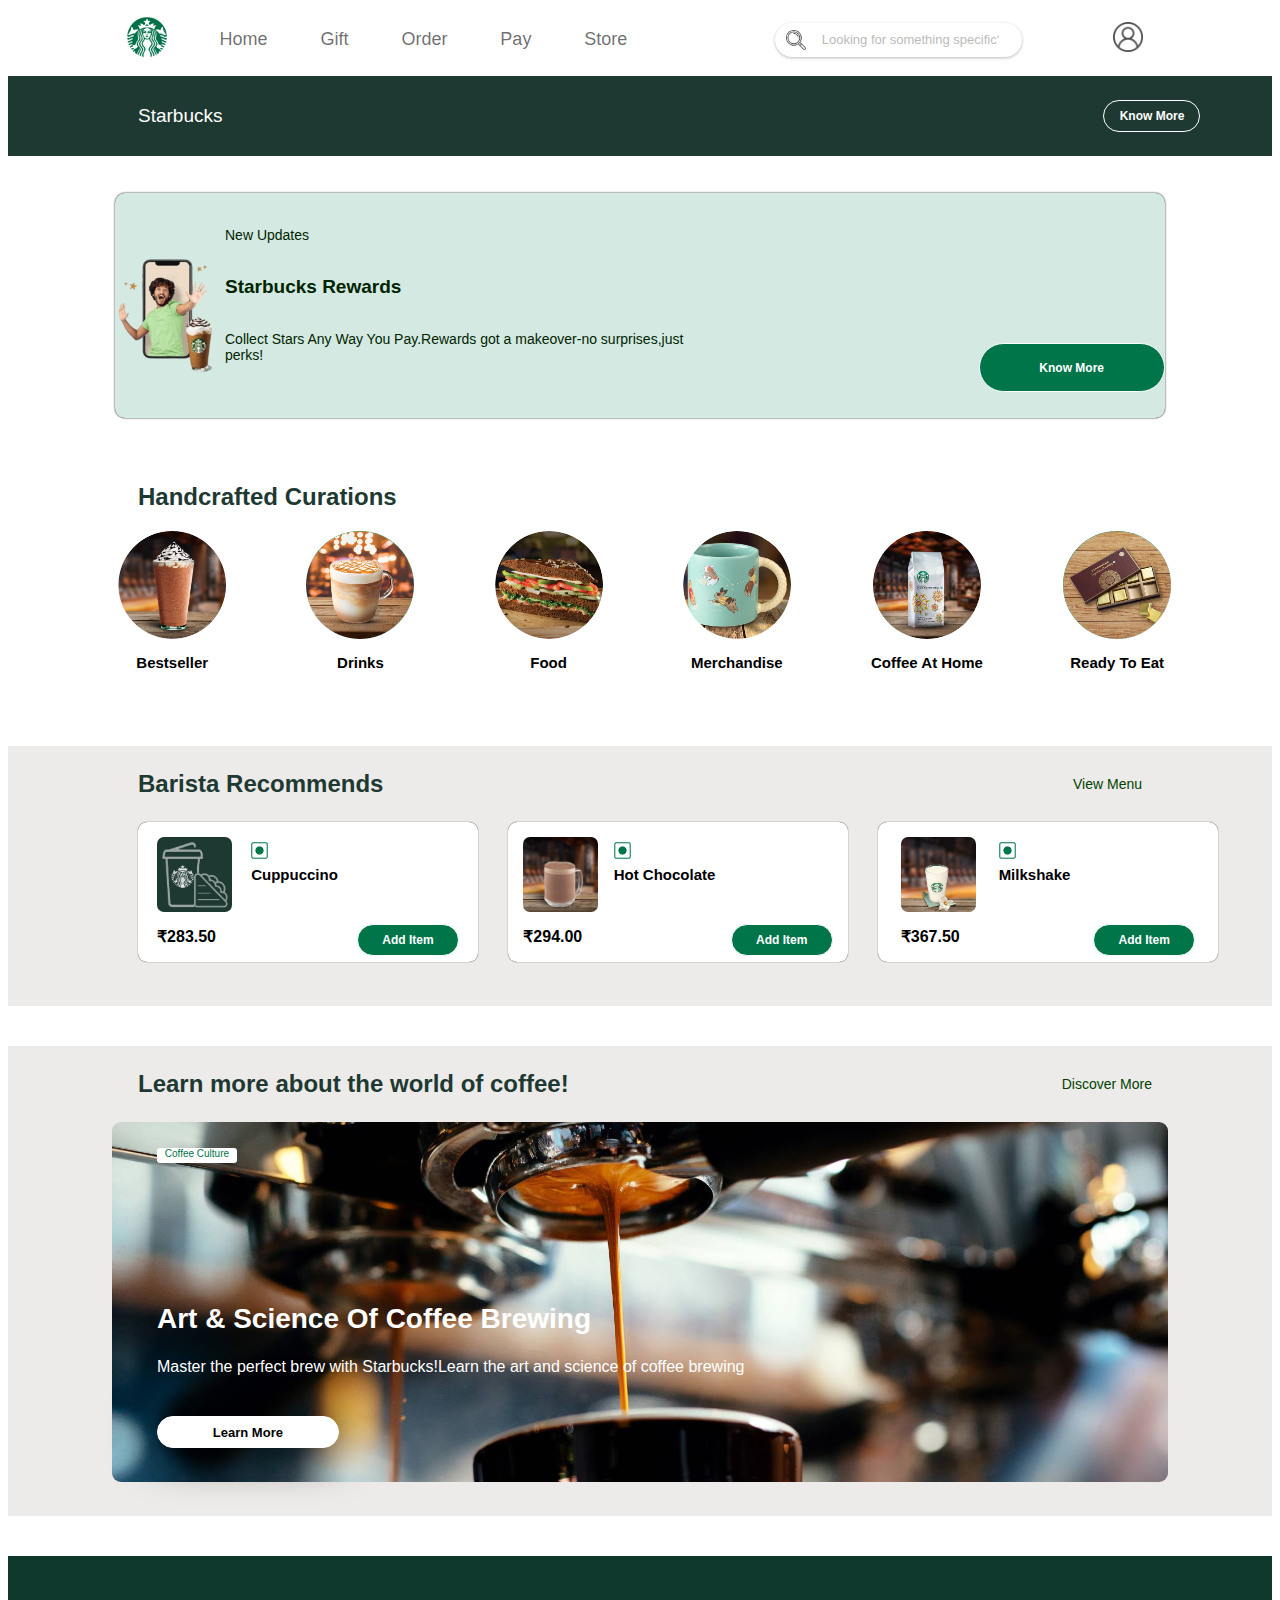
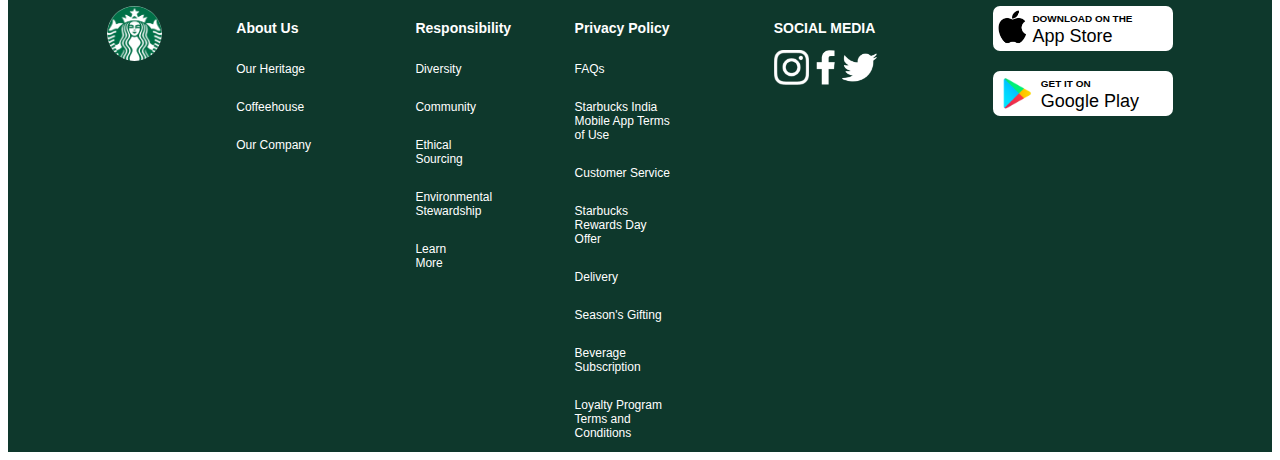
<file: index.html>
<!DOCTYPE html>
<html lang="en">
<head>
    <meta charset="UTF-8">
    <meta name="viewport" content="width=device-width, initial-scale=1.0">
    <title>Document</title>
    <link rel="stylesheet" href="/css/starbucks.css">
    <link href='https://fonts.googleapis.com/css?family=Varela Round' rel='stylesheet'>
</head>
<body>
    <div class="navbar">
        <div class="nav1">
            <a href=""><img src="/images/starbucks.png" alt=""></a>
            <a href="">Home</a>
            <a href="">Gift</a>
            <a href="">Order</a>
            <a href="">Pay</a>
            <a href="">Store</a>
        </div>
        <div class="nav2">    
            <div class="search">
                &nbsp;<img src="/images/search.png" alt="">&nbsp;&nbsp;&nbsp;<input type="text" placeholder="Looking for something specific?">
            </div>
            <a class="user" href=""><img  src="/images/user.png" alt=""></a>
        </div>
    </div>
    <div class="header">
        <div class="str">
            <a href="#">Starbucks</a>
        </div>
        <div class="knw"> 
            <a href="#">Know More</a>
        </div>
    </div>
    <div class="div1">
        <div class="ad">
            <div class="ad1">
                <img src="/images/ad.png" alt="">
            </div>
            <div class="ad2">
                <p class="p1">New Updates</p>
                <p class="p2">Starbucks Rewards</p>
                <p class="p3">Collect Stars Any Way You Pay.Rewards got a makeover-no surprises,just perks!</p>
            </div>
            <div class="ad3">
                <a href="#">Know More</a>
            </div>
        </div>
    </div>
    <h2 class="h2">Handcrafted Curations</h2>
    <div class="div2">
        <div>
            <img src="/images/str1.png" alt=""><p>Bestseller</p>
        </div>
        <div>
            <img src="/images/str2.png" alt=""><p>Drinks</p>
        </div>
        <div>
            <img src="/images/str3.png" alt=""><p>Food</p>
        </div>
        <div>
            <img src="/images/str4.png" alt=""><p>Merchandise</p>
        </div>
        <div>
            <img src="/images/str5.png" alt=""><p>Coffee At Home</p>
        </div>
        <div>
            <img src="/images/str6.png" alt=""><p>Ready To Eat</p>
        </div>
    </div>
    <div class="div3">
        <div class="barista">
            <p>Barista Recommends</p>
            <a href="#">View Menu</a>
        </div>
        <div class="itembox">
            <div class="box a">
                <div class="item1"><img src="/images/box1.png" alt="">₹283.50</div>
                <div class="item2"><img src="/images/veg.png" alt=""><b>Cuppuccino</b></div>
                <div class="item3"><a href="#">Add Item</a></div>
            </div>
            <div class="box b">
                <div class="item1"><img src="/images/box2.png" alt="">₹294.00</div>
                <div class="item2"><img src="/images/veg.png" alt=""><b>Hot Chocolate</b></div>
                <div class="item3"><a href="#">Add Item</a></div>
            </div>
            <div class="box c">
                <div class="item1"><img src="/images/box3.png" alt="">₹367.50</div>
                <div class="item2"><img src="/images/veg.png" alt=""><b>Milkshake</b></div>
                <div class="item3"><a href="#">Add Item</a></div>
            </div>
        </div>
    </div>
    <div class="div4">
        <div class="learn">
            <p>Learn more about the world of coffee!</p>
            <a href="#">Discover More</a>
        </div>
        <div class="coffee_bg">
            <div class="coffee_div"><p>Coffee Culture</p></div>
            <h2>Art & Science Of Coffee Brewing</h2>
            <p>Master the perfect brew with Starbucks!Learn the art and science of coffee brewing</p>
            <div class="coffee_link"><a href="#">Learn More</a></div>
        </div>
    </div>
    <div class="footer">
        <div class="ft1">
            <img src="/images/starbucks.png" alt="">
        </div>
        <div class="ft2">
            <p class="bp">About Us</p>
            <p>Our Heritage</p>
            <p>Coffeehouse</p>
            <p>Our Company</p>
        </div>
        <div class="ft3">
            <p class="bp">Responsibility</p>
            <p>Diversity</p>
            <p>Community</p>
            <p>Ethical Sourcing</p>
            <p>Environmental Stewardship</p>
            <p>Learn More</p>
        </div>
        <div class="ft4">
            <p class="bp">Privacy Policy</p>
            <p>FAQs</p>
            <p>Starbucks India Mobile App Terms of Use</p>
            <p>Customer Service</p>
            <p>Starbucks Rewards Day Offer</p>
            <p>Delivery</p>
            <p>Season's Gifting
            <p>Beverage Subscription</p>
            <p>Loyalty Program Terms and Conditions</p>
            

        </div>
        <div class="ft5">
            <p>SOCIAL MEDIA</p>
            <div class="ftimg">
                <img src="/images/insta.png" alt="">
                <img src="/images/fb.png" alt="">
                <img src="/images/twitt.png" alt="">
            </div>
        </div>
        <div class="ft6">
            <div class="ft6div1">
                <img src="/images/apple.png" alt="">
                <div class="ft6_1">
                    <h5>DOWNLOAD ON THE</h5>
                    <p>App Store</p>
                </div>
            </div>
            <div  class="ft6div2">
                <img src="/images/playstore.png" alt="">
                <div class="ft6_2">
                    <h5>GET IT ON</h5>
                    <p>Google Play</p>
                </div>
            </div>
        </div>
    </div>
</body>
</html>
</file>
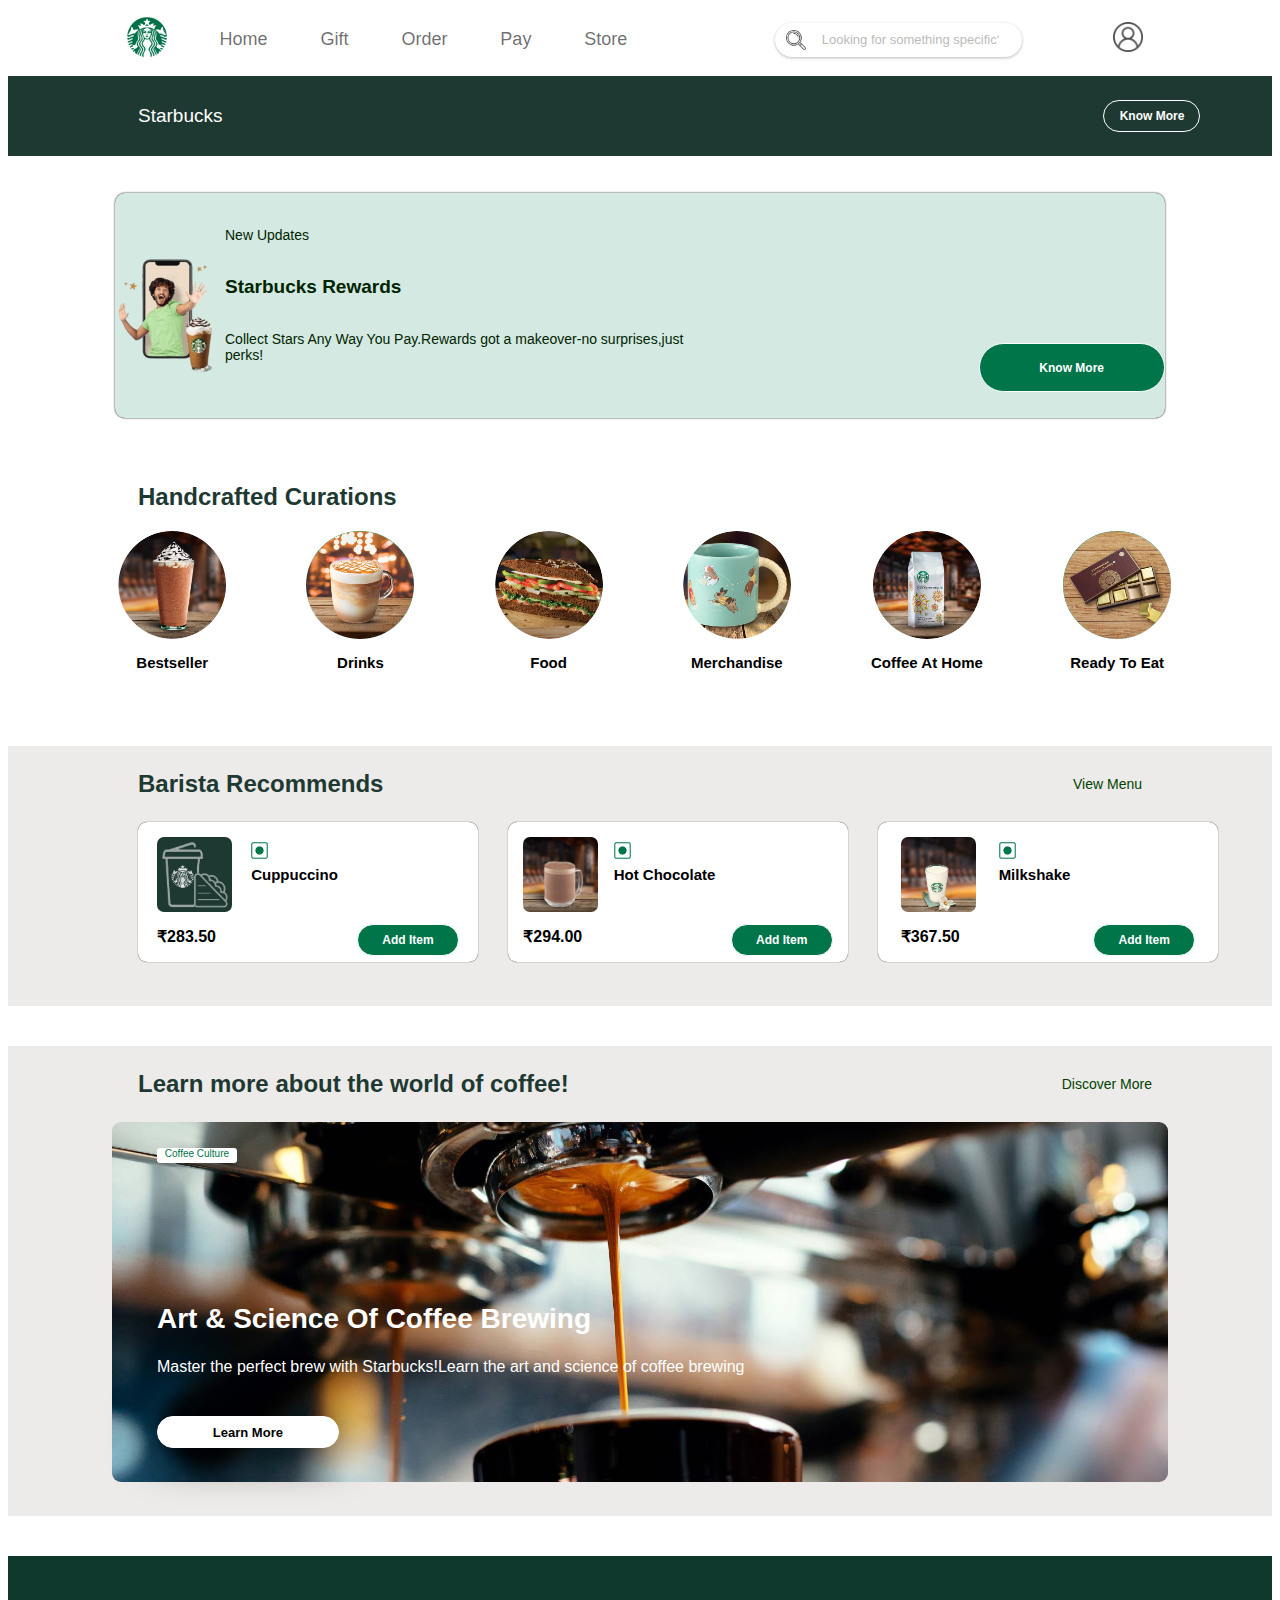
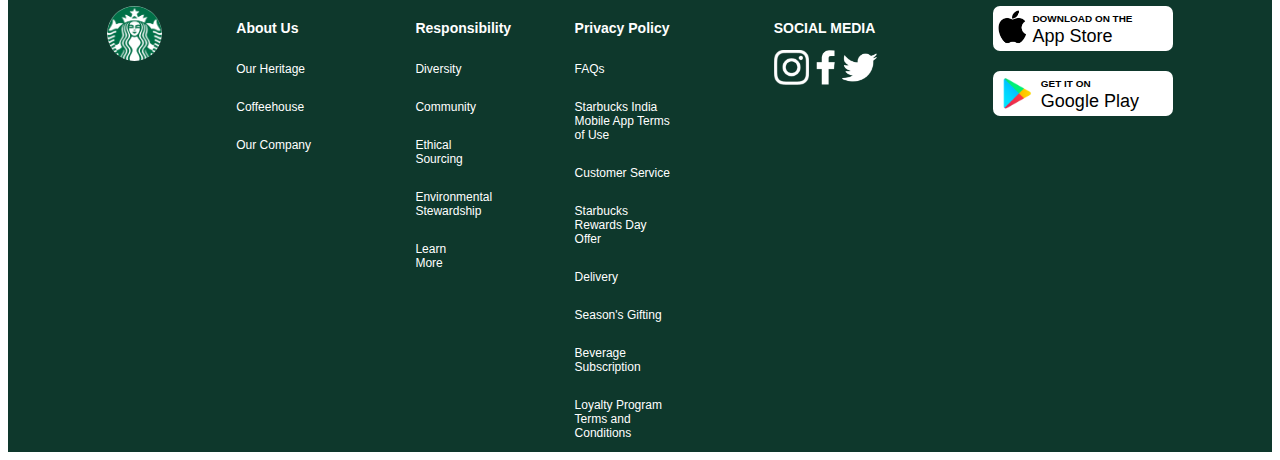
<file: starbucks.html>
<!DOCTYPE html>
<html lang="en">
<head>
    <meta charset="UTF-8">
    <meta name="viewport" content="width=device-width, initial-scale=1.0">
    <title>Document</title>
    <link rel="stylesheet" href="/css/starbucks.css">
    <link href='https://fonts.googleapis.com/css?family=Varela Round' rel='stylesheet'>
</head>
<body>
    <div class="navbar">
        <div class="nav1">
            <a href=""><img src="/images/starbucks.png" alt=""></a>
            <a href="">Home</a>
            <a href="">Gift</a>
            <a href="">Order</a>
            <a href="">Pay</a>
            <a href="">Store</a>
        </div>
        <div class="nav2">    
            <div class="search">
                &nbsp;<img src="/images/search.png" alt="">&nbsp;&nbsp;&nbsp;<input type="text" placeholder="Looking for something specific?">
            </div>
            <a class="user" href=""><img  src="/images/user.png" alt=""></a>
        </div>
    </div>
    <div class="header">
        <div class="str">
            <a href="#">Starbucks</a>
        </div>
        <div class="knw"> 
            <a href="#">Know More</a>
        </div>
    </div>
    <div class="div1">
        <div class="ad">
            <div class="ad1">
                <img src="/images/ad.png" alt="">
            </div>
            <div class="ad2">
                <p class="p1">New Updates</p>
                <p class="p2">Starbucks Rewards</p>
                <p class="p3">Collect Stars Any Way You Pay.Rewards got a makeover-no surprises,just perks!</p>
            </div>
            <div class="ad3">
                <a href="#">Know More</a>
            </div>
        </div>
    </div>
    <h2 class="h2">Handcrafted Curations</h2>
    <div class="div2">
        <div>
            <img src="/images/str1.png" alt=""><p>Bestseller</p>
        </div>
        <div>
            <img src="/images/str2.png" alt=""><p>Drinks</p>
        </div>
        <div>
            <img src="/images/str3.png" alt=""><p>Food</p>
        </div>
        <div>
            <img src="/images/str4.png" alt=""><p>Merchandise</p>
        </div>
        <div>
            <img src="/images/str5.png" alt=""><p>Coffee At Home</p>
        </div>
        <div>
            <img src="/images/str6.png" alt=""><p>Ready To Eat</p>
        </div>
    </div>
    <div class="div3">
        <div class="barista">
            <p>Barista Recommends</p>
            <a href="#">View Menu</a>
        </div>
        <div class="itembox">
            <div class="box a">
                <div class="item1"><img src="/images/box1.png" alt="">₹283.50</div>
                <div class="item2"><img src="/images/veg.png" alt=""><b>Cuppuccino</b></div>
                <div class="item3"><a href="#">Add Item</a></div>
            </div>
            <div class="box b">
                <div class="item1"><img src="/images/box2.png" alt="">₹294.00</div>
                <div class="item2"><img src="/images/veg.png" alt=""><b>Hot Chocolate</b></div>
                <div class="item3"><a href="#">Add Item</a></div>
            </div>
            <div class="box c">
                <div class="item1"><img src="/images/box3.png" alt="">₹367.50</div>
                <div class="item2"><img src="/images/veg.png" alt=""><b>Milkshake</b></div>
                <div class="item3"><a href="#">Add Item</a></div>
            </div>
        </div>
    </div>
    <div class="div4">
        <div class="learn">
            <p>Learn more about the world of coffee!</p>
            <a href="#">Discover More</a>
        </div>
        <div class="coffee_bg">
            <div class="coffee_div"><p>Coffee Culture</p></div>
            <h2>Art & Science Of Coffee Brewing</h2>
            <p>Master the perfect brew with Starbucks!Learn the art and science of coffee brewing</p>
            <div class="coffee_link"><a href="#">Learn More</a></div>
        </div>
    </div>
    <div class="footer">
        <div class="ft1">
            <img src="/images/starbucks.png" alt="">
        </div>
        <div class="ft2">
            <p class="bp">About Us</p>
            <p>Our Heritage</p>
            <p>Coffeehouse</p>
            <p>Our Company</p>
        </div>
        <div class="ft3">
            <p class="bp">Responsibility</p>
            <p>Diversity</p>
            <p>Community</p>
            <p>Ethical Sourcing</p>
            <p>Environmental Stewardship</p>
            <p>Learn More</p>
        </div>
        <div class="ft4">
            <p class="bp">Privacy Policy</p>
            <p>FAQs</p>
            <p>Starbucks India Mobile App Terms of Use</p>
            <p>Customer Service</p>
            <p>Starbucks Rewards Day Offer</p>
            <p>Delivery</p>
            <p>Season's Gifting
            <p>Beverage Subscription</p>
            <p>Loyalty Program Terms and Conditions</p>
            

        </div>
        <div class="ft5">
            <p>SOCIAL MEDIA</p>
            <div class="ftimg">
                <img src="/images/insta.png" alt="">
                <img src="/images/fb.png" alt="">
                <img src="/images/twitt.png" alt="">
            </div>
        </div>
        <div class="ft6">
            <div class="ft6div1">
                <img src="/images/apple.png" alt="">
                <div class="ft6_1">
                    <h5>DOWNLOAD ON THE</h5>
                    <p>App Store</p>
                </div>
            </div>
            <div  class="ft6div2">
                <img src="/images/playstore.png" alt="">
                <div class="ft6_2">
                    <h5>GET IT ON</h5>
                    <p>Google Play</p>
                </div>
            </div>
        </div>
    </div>
</body>
</html>
</file>
<file: css/starbucks.css>
.navbar{
    width: 100%;
    height: 63px;
    background: white;
    display: flex;
    justify-content: space-evenly;
    align-items: center;
    font-family:Arial, Helvetica, sans-serif;
    padding-right: 50px;
    padding-bottom: 5px;
}
.nav1{
    display: flex;
    justify-content: space-evenly;
    align-items: center;
    width: 48%;
    padding-left: 20px;
}
.nav2{
    display: flex;
    justify-content: space-between;
    align-items: center;
    padding-right: 58px;
    width: 35%;
}
.navbar img{
    width: 40px;
    height: 40px;
}
.navbar input{
    height: 30px;
    border: none;
}
.navbar input:hover{
    border: none;
    outline: none;
}
.navbar input:active,
.navbar input:focus{
    border: none;
    outline: none;
}
.navbar a{
    text-decoration: none;
    font-size: 18px;
    color: rgba(0, 0, 0, 0.582);
    font-weight: 300;
}
.navbar a:hover{
    color: rgba(0,117,74,255);
    
}
.navbar a:active,
.navbar a:focus{
    border-bottom: 1px solid rgba(30,57,50,255);
    font-weight: 500;
    transform: translateY(1);
}
.user img{
    height: 30px;
    width: 30px;
    margin-right: 25px;
    opacity: 0.7;
}
.search{
    width: 240px;
    height: 34px;
    display: flex;
    align-items: center;
    background: white;
    border-radius: 20px;
    padding-left: 7px;
    margin-left: 49px;
    box-shadow: 0px 1px 3px rgba(0, 0, 0, 0.39);
    opacity: 0.7;
}
.search img{
    width: 20px;
    height: 20px;
}
::placeholder{
    font-size: 13px;
    font-family:'Gill Sans', 'Gill Sans MT', Calibri, 'Trebuchet MS', sans-serif;
    opacity: .7;
}
.header{
    width: 100%;
    height: 80px;
    display: flex;
    align-items: center;
    background: rgba(30,57,50,255);
    font-family:Arial, Helvetica, sans-serif;

}
.header a{
    color: white;
    text-decoration: none;
    font-size: 19px;
    font-weight: 400;
    font-family:'Lucida Sans', 'Lucida Sans Regular', 'Lucida Grande', 'Lucida Sans Unicode', Geneva, Verdana, sans-serif;
}
.knw a{
    font-size: 12px;
    font-family:'Segoe UI', Tahoma, Geneva, Verdana, sans-serif;
    font-weight: 600;
}
.knw{
    width: 95px;
    display: flex;
    align-items: center;
    justify-content: center;
    height: 30px;
    border: 1px solid white;
    border-radius: 25px;
    margin-left: 881px;
}
.str{
    margin-left:  130px; ;
}
.div1{
    width: 100%;
    height: 270px;
    display: flex;
    justify-content: center;
    padding-top: 37px;
    background-color: rgb(255, 255, 255);
}.ad{
    display: flex;
    width: 83%;
    height: 225px;
    background: rgba(212,233,226,255);
    border-radius: 10px;
    box-shadow: 0px 0px 2px 0px black;
}
.ad1{
    margin-left: 2px;
    display: flex;
    align-items: center;
}
.ad1 img{
    height: 136px;
}
.ad2{
    display:flex ;
    flex-direction: column;
    font-family:Arial, Helvetica, sans-serif;
    padding-top: 20px;
    color: rgb(0, 36, 0);
}
.p1{
    font-size: 14px;
}
.p2{
    font-size: 19px;
    font-weight: 700;
}
.p3{
    font-size: 14px;
}
.ad3{
    width: 190px;
    display: flex;
    align-items: center;
    justify-content: center;
    height: 47px;
    border: 1px solid white;
    border-radius: 25px;
    background-color: rgba(0,117,74,255);
    margin-top: 150px;
    margin-left: 270px;

}
.ad3 a{
    font-size: 12px;
    font-family:'Segoe UI', Tahoma, Geneva, Verdana, sans-serif;
    font-weight: 600;
    background-color: rgba(0,117,74,255);
    color: white;
    text-decoration: none;
}
.h2{
    color: rgba(30,57,50,255);
    font-family:Arial, Helvetica, sans-serif;
    font-size: 24px;
    word-spacing: -1;
    margin-left: 130px;
}
.div2{
    display: flex;
    justify-content: space-evenly;
    width: 96%;
    margin-left: 30px;
}
.div2 div{
    display: flex;
    flex-direction: column;
    align-items: center;
    font-family:Arial, Helvetica, sans-serif;
    font-weight:600;
    font-size: 15px;
}
.div2 img{
    width: 108px;
    height: 108px;
    border-radius: 50%;
}
.div2 img:hover{
    border: 3px solid rgba(0,117,74,255);
}
.div3{
    width: 100%;
    height: 260px;
    display: flex;
    flex-direction: column;
    background-color: rgba(237,235,233,255);
    margin-top: 60px;
}
.barista{
    width: 100%;
    display: flex;
    justify-content: space-between;
    
    
}
.barista p{
    color: rgba(30,57,50,255);
    font-family:Arial, Helvetica, sans-serif;
    font-size: 24px;
    word-spacing: -1;
    font-weight:bolder;
    margin-left: 130px;
}
.barista a{
    font-family:Arial, Helvetica, sans-serif;
    font-size: 14px;
    color: rgb(0, 66, 0);
    text-decoration: none;
    margin-right: 130px;
    margin-top: 30px;
}
.itembox{
    display: flex;
}
.a{
    margin-left: 130px;
}
.b{
    margin-left: 30px;
}
.c{
    margin-left: 30px;
}
.box {
    display: flex;
    justify-content: space-evenly;
    width: 340px;
    height: 140px;
    background-color: white;
    border-radius: 9px;
    font-family:'Segoe UI', Tahoma, Geneva, Verdana, sans-serif;
    box-shadow: 0px 0px 1px 0px black;
}
    

.item1{
    display: flex;
    flex-direction: column;
    justify-content: space-evenly;
    font-weight: 600;
}
.item2{
     display: flex;
    flex-direction: column;
    padding-top: 20px;
}
.item1 img{
    width: 75px;
    height: 75px;
    border-radius: 7px;
}
.item2 img{
    width: 17px;
    height: 17px;
}
.item3{
    padding-top: 102px;
}
.item3 a{
    font-size: 12px;
    font-family:'Segoe UI', Tahoma, Geneva, Verdana, sans-serif;
    font-weight: 600;
    background-color: rgba(0,117,74,255);
    color: white;
    text-decoration: none; 
    width: 100px;
    display: flex;
    align-items: center;
    justify-content: center;
    height: 30px;
    border: 1px solid white;
    border-radius: 25px;
}
.item2 b{
    font-size: 15px;
    padding-top: 7px;
}
.div4{
    width: 100%;
    height: 470px;
    display: flex;
    align-items: center;
    flex-direction: column;
    background-color: rgba(237,235,233,255);
    margin-top: 40px;
}
.learn{
    width: 100%;
    display: flex;
    justify-content: space-between;
}
.learn p{
    color: rgba(30,57,50,255);
    font-family:Arial, Helvetica, sans-serif;
    font-size: 24px;
    word-spacing: -1;
    font-weight:bolder;
    margin-left: 130px;
}
.learn a{
    font-family:Arial, Helvetica, sans-serif;
    font-size: 14px;
    color: rgb(0, 66, 0);
    text-decoration: none;
    margin-right: 120px;
    margin-top: 30px;
}
.coffee_bg{
    background-image: url('/images/bg.png');
    background-repeat: no-repeat;
    width: 80%;
    height: 360px;
    border-radius: 9px;
    color: white;
    transition: 1s;
    padding-left: 45px;
    font-family:'Segoe UI', Tahoma, Geneva, Verdana, sans-serif;
}
.coffee_bg:hover,
.coffee_bg:focus{
    filter: brightness(60%);
}
.coffee_div{
    background-color: rgb(255, 255, 255);
    color: rgba(0,117,74,255);
    border-radius: 3px;
    width: 80px;
    height: 15px;
    font-size: 10px;
    text-align: center;
    margin-top: 26px;
}
.coffee_bg h2{
    margin-top: 140px;
    font-size: 28px;
}
.coffee_link a{
    background-color: white;
    width: 180px;
    display: flex;
    align-items: center;
    justify-content: center;
    height: 30px;
    border: 1px solid white;
    border-radius: 25px;
    font-size: small;
    text-decoration: none;
    color: black;
    font-weight:600 ;
    margin-top: 40px;
    box-shadow: 0px 0px 50px black;
}

.footer{
    width: 100%;
    background: rgba(14,56,44,255);
    margin-top: 40px;
    color: white;
    display: flex;
    justify-content: space-evenly;
    padding-top: 50px;
    font-family:Verdana, Geneva, Tahoma, sans-serif;
    font-size: 12px;
}
.ft1{
    width: 30px;
}
.ft1 img{
    width: 55px;
    height: 55px;
    border-radius: 50%;
}
.ft2,
.ft3,
.ft4,
.ft5,
.ft6{
    display: flex;
    flex-direction: column;
}

.ft2{
    width: 80px;
}
.ft3{
    width: 60px;
}
.ft4{
    width: 100px;
}
.ft5{
    width: 120px;
}
.ft5 p,
.bp{
    font-size: 14px;
    font-weight: bold;
}
.ftimg{
    display: flex;
}
.ft5 img{
    height: 35px;
}
.ft6{
    width: 180px;
    color: black;
    font-size: 12px;
}
.ft6 img{
    height: 37px;
    margin-left: 5px;
}

.ft6 h5{
    margin-top: 21px;
}
.ft6div2{
    margin-top: 20px;
}
.ft6div1,
.ft6div2{
    display: flex;
    align-items: center;
    height: 45px;
    width: 180px;
    background-color: white;
    border-radius: 7px;
}
.ft6 p{
    font-size: 18px;
    margin-top: -15px;
}
.ft6_1,
.ft6_2{
    margin-left: 6px;
}
</file>
